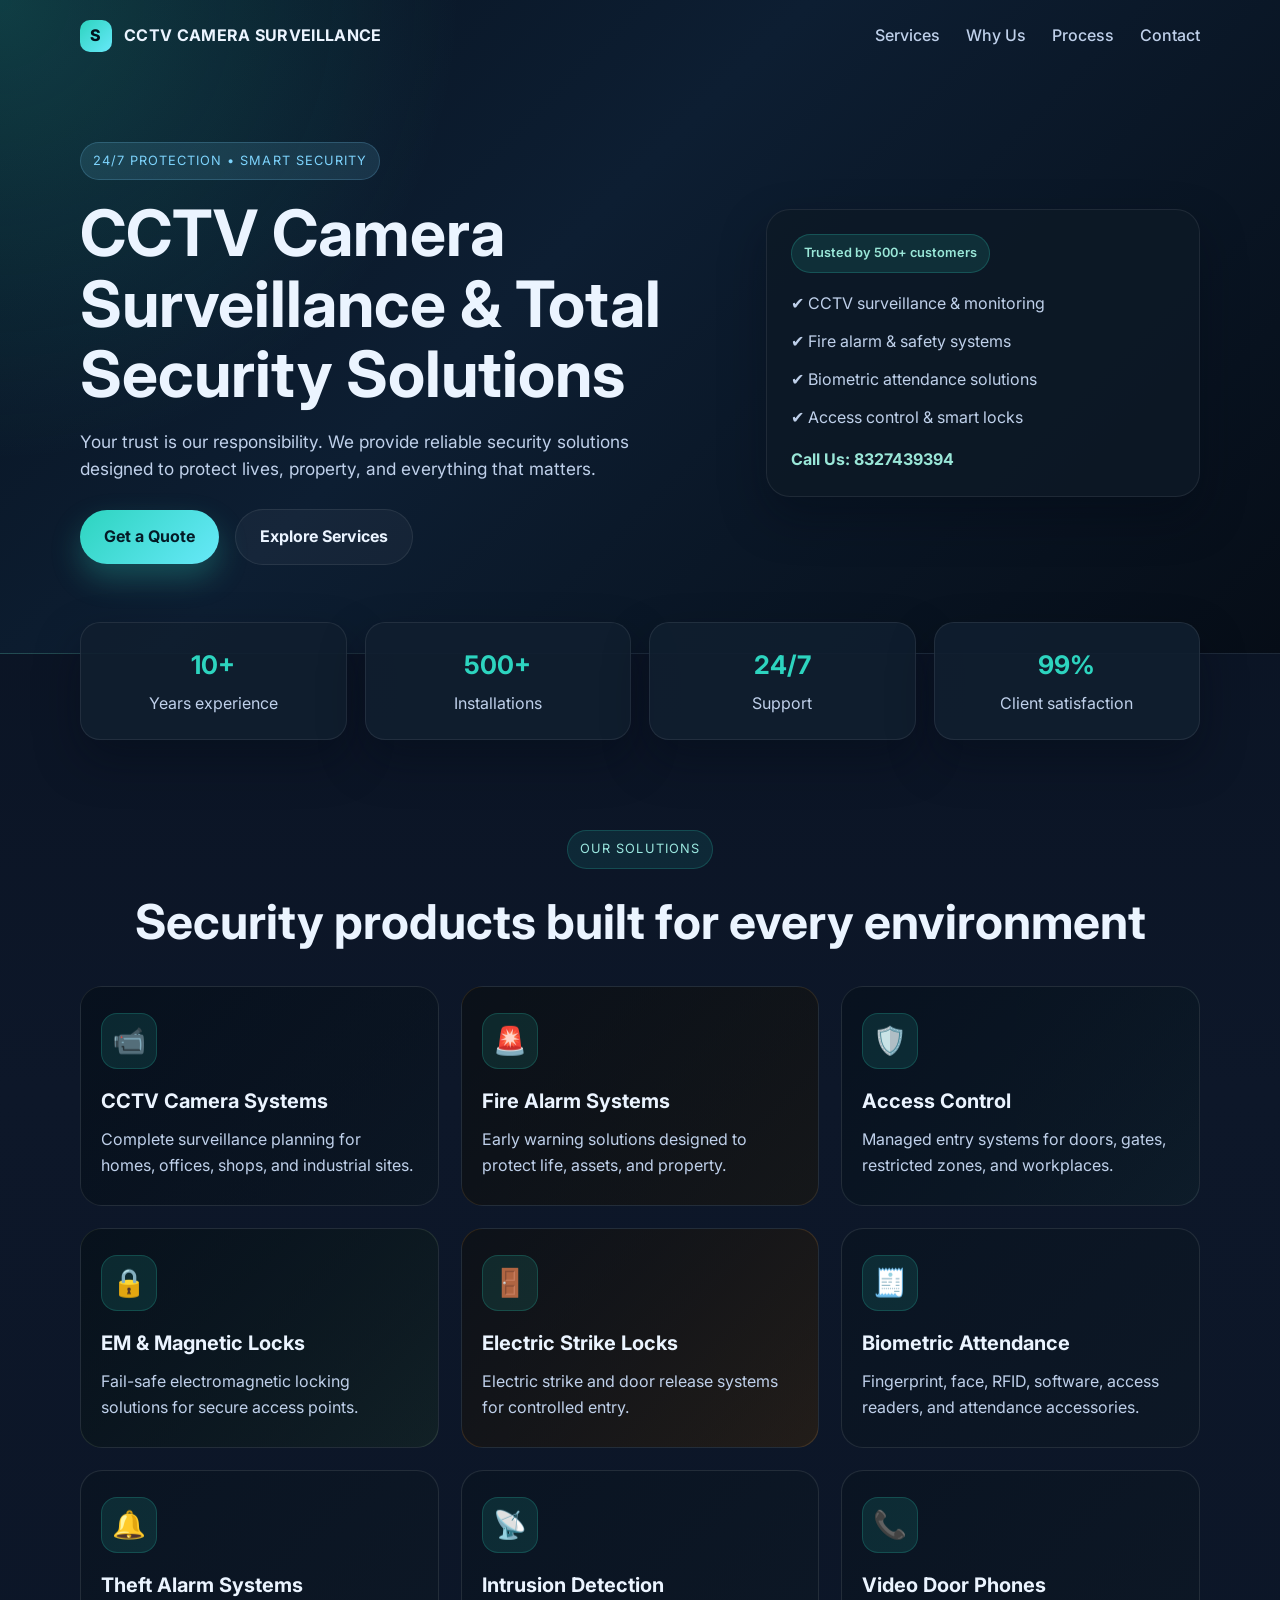
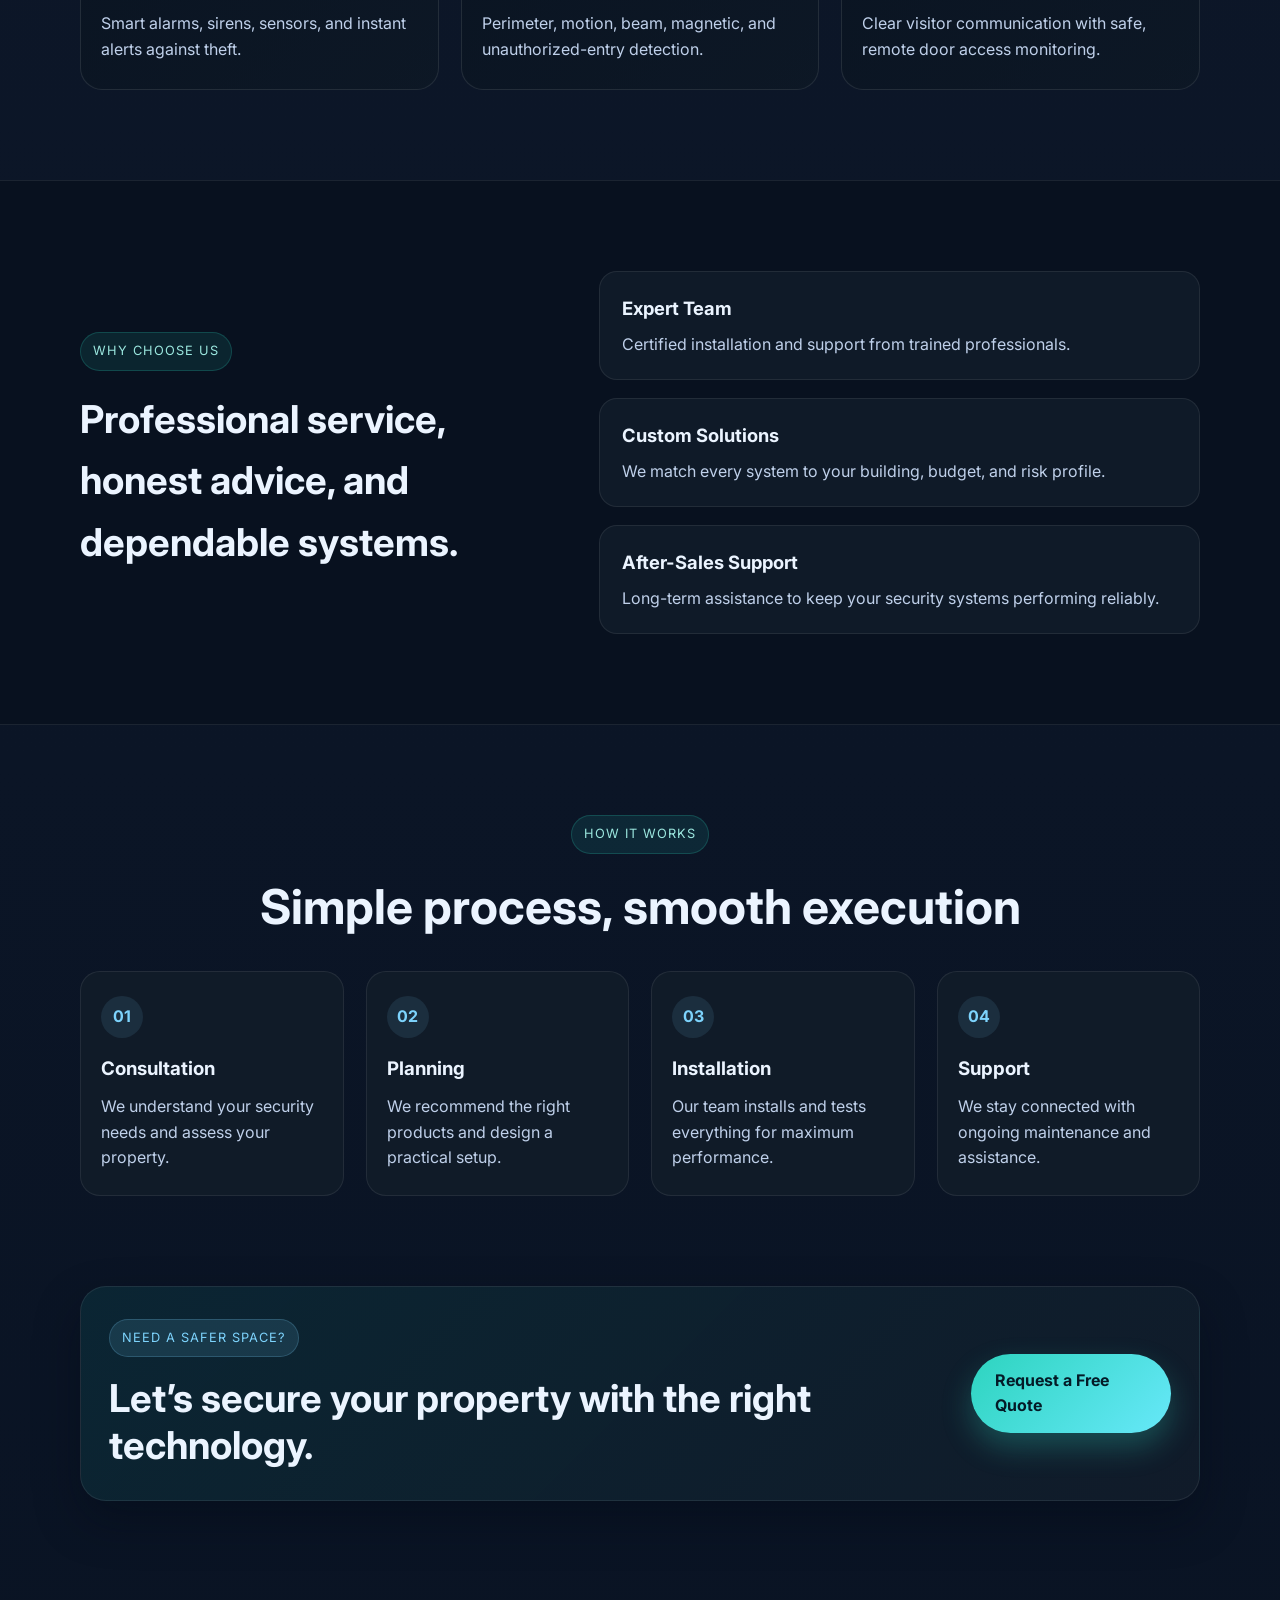
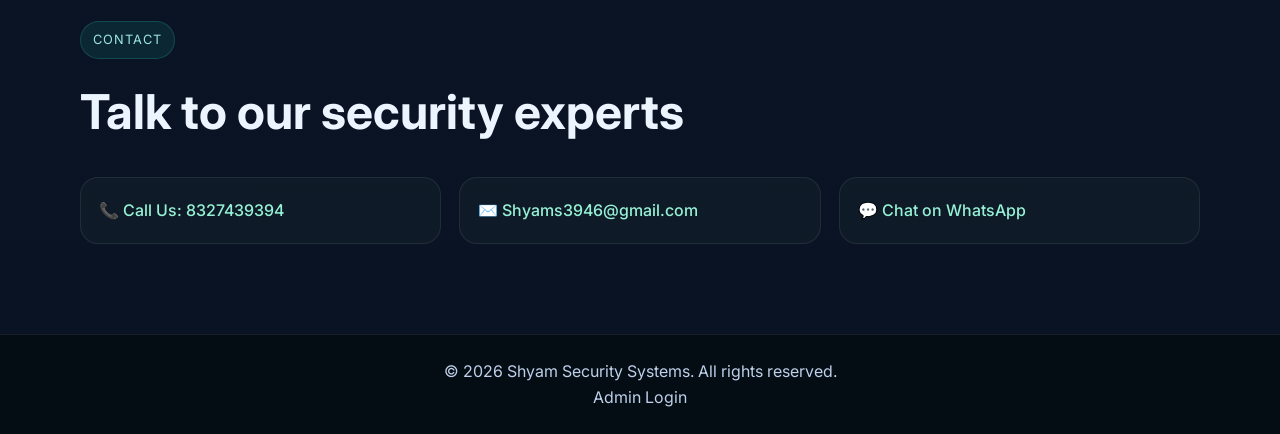
<file: index.html>
<!DOCTYPE html>
<html lang="en">

<head>
    <meta charset="UTF-8">
    <meta name="viewport" content="width=device-width, initial-scale=1.0">
    <meta name="description" content="Shancy Security Systems provides CCTV cameras, fire alarms, access control, biometric attendance, and security solutions. Request a free quote.">
    <link rel="canonical" href="https://shancy1998.github.io/">
    <meta property="og:type" content="website">
    <meta property="og:title" content="CCTV Camera &amp; Security Systems | Shancy Security Systems">
    <meta property="og:description" content="CCTV cameras, fire alarms, access control, biometric attendance, and security solutions. Request a free quote.">
    <meta property="og:url" content="https://shancy1998.github.io/">
    <meta name="twitter:card" content="summary">
    <!-- Google tag (gtag.js) -->
    <script async src="https://www.googletagmanager.com/gtag/js?id=G-6YRMH4L3KP"></script>
    <script>
        window.dataLayer = window.dataLayer || [];
        function gtag() { dataLayer.push(arguments); }
        gtag('js', new Date());
        gtag('config', 'G-6YRMH4L3KP');
    </script>
    <title>Shancy Security Systems</title>
    <link rel="preconnect" href="https://fonts.googleapis.com">
    <link rel="preconnect" href="https://fonts.gstatic.com" crossorigin>
    <link href="https://fonts.googleapis.com/css2?family=Inter:wght@400;500;600;700;800&display=swap" rel="stylesheet">
    <link rel="stylesheet" href="style.css">
</head>

<body>
    <header class="site-header">
        <nav class="topbar container">
            <a href="index.html" class="brand" aria-label="CCTV CAMERA SURVEILLANCE home">
                <span class="brand-mark">S</span>
                <span>CCTV CAMERA SURVEILLANCE</span>
            </a>

            <button class="nav-toggle" aria-label="Open menu" aria-expanded="false">Menu</button>

            <div class="nav-links">
                <a href="#services">Services</a>
                <a href="#why-us">Why Us</a>
                <a href="#process">Process</a>
                <a href="#contact">Contact</a>
            </div>
        </nav>

        <div class="hero container">
            <div class="hero-copy">
                <span class="eyebrow">24/7 Protection • Smart Security</span>
                <h1>CCTV Camera Surveillance &amp; Total Security Solutions</h1>
                <p>Your trust is our responsibility. We provide reliable security solutions designed to protect lives, property, and everything that matters.</p>
                <div class="hero-actions">
                    <a class="cta primary" href="quote.html">Get a Quote</a>
                    <a class="cta secondary" href="#services">Explore Services</a>
                </div>
            </div>

            <div class="hero-panel">
                <div class="panel-badge">Trusted by 500+ customers</div>
                <ul>
                    <li>✔ CCTV surveillance & monitoring</li>
                    <li>✔ Fire alarm & safety systems</li>
                    <li>✔ Biometric attendance solutions</li>
                    <li>✔ Access control & smart locks</li>
                </ul>
                <p class="panel-contact">Call Us: 8327439394</p>
            </div>
        </div>
    </header>

    <main>
        <section class="stats container">
            <div class="stat-card">
                <strong>10+</strong>
                <span>Years experience</span>
            </div>
            <div class="stat-card">
                <strong>500+</strong>
                <span>Installations</span>
            </div>
            <div class="stat-card">
                <strong>24/7</strong>
                <span>Support</span>
            </div>
            <div class="stat-card">
                <strong>99%</strong>
                <span>Client satisfaction</span>
            </div>
        </section>

        <section id="services" class="section container">
            <div class="section-heading">
                <span class="eyebrow accent">Our Solutions</span>
                <h2>Security products built for every environment</h2>
            </div>

            <div class="service-grid">
                <a class="card" data-admin-image="cctv-camera" href="quote.html?service=CCTV%20Camera" style="background-image: linear-gradient(135deg, rgba(6, 14, 24, 0.84), rgba(15, 27, 39, 0.6)), url('https://bgcsmwrqkujkgmujobxn.supabase.co/storage/v1/object/public/Cctv%20camera%20section/cctv%20section.jpg'); background-size: cover; background-position: center; background-repeat: no-repeat;">
                    <div class="card-icon">📹</div>
                    <h3>CCTV Camera Systems</h3>
                    <p>Complete surveillance planning for homes, offices, shops, and industrial sites.</p>
                </a>
                <a class="card" data-admin-image="fire-alarm" href="quote.html?service=Fire%20Alarm" style="background-image: linear-gradient(135deg, rgba(18, 14, 7, 0.82), rgba(38, 27, 11, 0.6)), url('https://bgcsmwrqkujkgmujobxn.supabase.co/storage/v1/object/public/fireAlarmSystem.jpg/fireAlarm%20system.jpg'); background-size: cover; background-position: center; background-repeat: no-repeat;">
                    <div class="card-icon">🚨</div>
                    <h3>Fire Alarm Systems</h3>
                    <p>Early warning solutions designed to protect life, assets, and property.</p>
                </a>
                <a class="card" data-admin-image="access-control" href="quote.html?service=Access%20Control" style="background-image: linear-gradient(135deg, rgba(8, 18, 30, 0.82), rgba(18, 40, 52, 0.6)), url('https://bgcsmwrqkujkgmujobxn.supabase.co/storage/v1/object/public/access%20control.jpg/access%20control.jpg'); background-size: cover; background-position: center; background-repeat: no-repeat;">
                    <div class="card-icon">🛡️</div>
                    <h3>Access Control</h3>
                    <p>Managed entry systems for doors, gates, restricted zones, and workplaces.</p>
                </a>
                <a class="card" data-admin-image="em-locks" href="quote.html?service=EM%20Locks" style="background-image: linear-gradient(135deg, rgba(7, 17, 20, 0.82), rgba(28, 51, 43, 0.6)), url('https://images.unsplash.com/photo-1558008258-3256797b43f3?auto=format&fit=crop&w=900&q=80'); background-size: cover; background-position: center; background-repeat: no-repeat;">
                    <div class="card-icon">🔒</div>
                    <h3>EM &amp; Magnetic Locks</h3>
                    <p>Fail-safe electromagnetic locking solutions for secure access points.</p>
                </a>
                <a class="card" data-admin-image="electric-strike-locks" href="quote.html?service=Strike%20Locks" style="background-image: linear-gradient(135deg, rgba(28, 18, 7, 0.82), rgba(72, 43, 11, 0.6)), url('https://bgcsmwrqkujkgmujobxn.supabase.co/storage/v1/object/public/Eletric%20trickes/Electric%20stricks.jpg?v=2'); background-size: cover; background-position: center; background-repeat: no-repeat;">
                    <div class="card-icon">🚪</div>
                    <h3>Electric Strike Locks</h3>
                    <p>Electric strike and door release systems for controlled entry.</p>
                </a>
                <a class="card" data-admin-image="biometric-attendance" href="quote.html?service=Biometric%20Attendance">
                    <img class="service-image" src="https://images.unsplash.com/photo-1556761175-b413da4baf72?auto=format&fit=crop&w=900&q=80" alt="Biometric attendance system for a workplace" loading="lazy">
                    <div class="card-icon">🧾</div>
                    <h3>Biometric Attendance</h3>
                    <p>Fingerprint, face, RFID, software, access readers, and attendance accessories.</p>
                </a>
                <a class="card" data-admin-image="theft-alarm" href="quote.html?service=Theft%20Alarm">
                    <img class="service-image" src="https://bgcsmwrqkujkgmujobxn.supabase.co/storage/v1/object/public/theft-alarm/alarm1.jpg" alt="Theft alarm security system" loading="lazy" referrerpolicy="no-referrer" onerror="this.onerror=null; this.src='https://images.unsplash.com/photo-1558008258-3256797b43f3?auto=format&amp;fit=crop&amp;w=900&amp;q=80';">
                    <div class="card-icon">🔔</div>
                    <h3>Theft Alarm Systems</h3>
                    <p>Smart alarms, sirens, sensors, and instant alerts against theft.</p>
                </a>
                <a class="card" data-admin-image="intrusion-detection" href="quote.html?service=Intrusion%20Detection">
                    <img class="service-image" src="https://images.unsplash.com/photo-1557597774-9d273605dfa9?auto=format&fit=crop&w=900&q=80" alt="Security camera monitoring a property perimeter" loading="lazy">
                    <div class="card-icon">📡</div>
                    <h3>Intrusion Detection</h3>
                    <p>Perimeter, motion, beam, magnetic, and unauthorized-entry detection.</p>
                </a>
                <a class="card" data-admin-image="video-door-phones" href="quote.html?service=Video%20Door%20Phone">
                    <img class="service-image" src="https://images.unsplash.com/photo-1586953208448-b95a79798f07?auto=format&fit=crop&w=900&q=80" alt="Video door phone visitor security system" loading="lazy">
                    <div class="card-icon">📞</div>
                    <h3>Video Door Phones</h3>
                    <p>Clear visitor communication with safe, remote door access monitoring.</p>
                </a>
            </div>
        </section>

        <section id="why-us" class="section alt-section">
            <div class="container split-block">
                <div>
                    <span class="eyebrow accent">Why Choose Us</span>
                    <h2>Professional service, honest advice, and dependable systems.</h2>
                </div>
                <div class="feature-list">
                    <div class="feature-item">
                        <h3>Expert Team</h3>
                        <p>Certified installation and support from trained professionals.</p>
                    </div>
                    <div class="feature-item">
                        <h3>Custom Solutions</h3>
                        <p>We match every system to your building, budget, and risk profile.</p>
                    </div>
                    <div class="feature-item">
                        <h3>After-Sales Support</h3>
                        <p>Long-term assistance to keep your security systems performing reliably.</p>
                    </div>
                </div>
            </div>
        </section>

        <section id="process" class="section container">
            <div class="section-heading">
                <span class="eyebrow accent">How It Works</span>
                <h2>Simple process, smooth execution</h2>
            </div>

            <div class="process-grid">
                <div class="process-card">
                    <span>01</span>
                    <h3>Consultation</h3>
                    <p>We understand your security needs and assess your property.</p>
                </div>
                <div class="process-card">
                    <span>02</span>
                    <h3>Planning</h3>
                    <p>We recommend the right products and design a practical setup.</p>
                </div>
                <div class="process-card">
                    <span>03</span>
                    <h3>Installation</h3>
                    <p>Our team installs and tests everything for maximum performance.</p>
                </div>
                <div class="process-card">
                    <span>04</span>
                    <h3>Support</h3>
                    <p>We stay connected with ongoing maintenance and assistance.</p>
                </div>
            </div>
        </section>

        <section class="cta-band">
            <div class="container cta-band-inner">
                <div>
                    <span class="eyebrow">Need a safer space?</span>
                    <h2>Let’s secure your property with the right technology.</h2>
                </div>
                <a class="cta primary" href="quote.html">Request a Free Quote</a>
            </div>
        </section>

        <section id="contact" class="section container contact-wrap">
            <div class="section-heading left-align">
                <span class="eyebrow accent">Contact</span>
                <h2>Talk to our security experts</h2>
            </div>

            <div class="contact-box">
                <div class="contact-item">📞 <a href="tel:+918327439394">Call Us: 8327439394</a></div>
                <div class="contact-item">✉️ <a href="mailto:Shyams3946@gmail.com">Shyams3946@gmail.com</a></div>
                <div class="contact-item">💬 <a href="https://wa.me/918327439394" target="_blank" rel="noopener noreferrer">Chat on WhatsApp</a></div>
            </div>
        </section>
    </main>

    <footer>
        <div class="container footer-inner">
            <p>© <span id="year"></span> Shyam Security Systems. All rights reserved.</p>
            <a href="admin.html">Admin Login</a>
        </div>
    </footer>

    <script src="script.js?v=managed-images-20261008"></script>
</body>

</html>
</file>
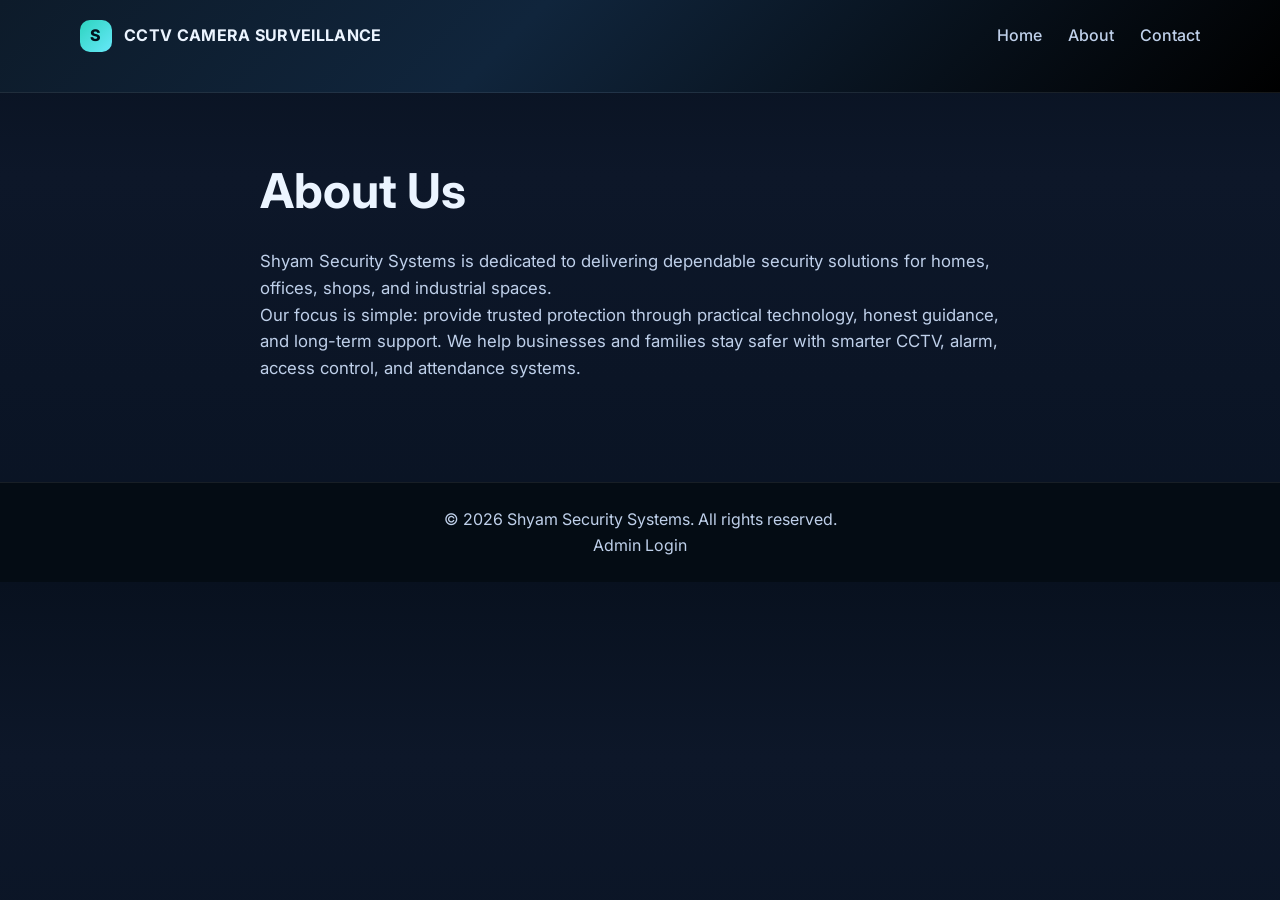
<file: about.html>
<!DOCTYPE html>
<html lang="en">

<head>
    <meta charset="UTF-8">
    <meta name="viewport" content="width=device-width, initial-scale=1.0">
    <meta name="description" content="Learn about Shancy Security Systems and our CCTV, fire safety, access control, and security installation services.">
    <link rel="canonical" href="https://shancy1998.github.io/about.html">
    <!-- Google tag (gtag.js) -->
    <script async src="https://www.googletagmanager.com/gtag/js?id=G-6YRMH4L3KP"></script>
    <script>
        window.dataLayer = window.dataLayer || [];
        function gtag() { dataLayer.push(arguments); }
        gtag('js', new Date());
        gtag('config', 'G-6YRMH4L3KP');
    </script>
    <title>About - Shancy Security Systems</title>
    <link rel="preconnect" href="https://fonts.googleapis.com">
    <link rel="preconnect" href="https://fonts.gstatic.com" crossorigin>
    <link href="https://fonts.googleapis.com/css2?family=Inter:wght@400;500;600;700;800&display=swap" rel="stylesheet">
    <link rel="stylesheet" href="style.css">
</head>

<body>
    <header class="page-header site-header">
        <nav class="topbar container">
            <a href="index.html" class="brand" aria-label="CCTV CAMERA SURVEILLANCE home">
                <span class="brand-mark">S</span>
                <span>CCTV CAMERA SURVEILLANCE</span>
            </a>
            <button class="nav-toggle" aria-label="Open menu" aria-expanded="false">Menu</button>
            <div class="nav-links">
                <a href="index.html">Home</a>
                <a href="about.html">About</a>
                <a href="contact.html">Contact</a>
            </div>
        </nav>
    </header>

    <main class="page-content">
        <h1>About Us</h1>
        <p>Shyam Security Systems is dedicated to delivering dependable security solutions for homes, offices, shops, and industrial spaces.</p>
        <p>Our focus is simple: provide trusted protection through practical technology, honest guidance, and long-term support. We help businesses and families stay safer with smarter CCTV, alarm, access control, and attendance systems.</p>
    </main>

    <footer>
        <div class="container footer-inner">
            <p>© <span id="year"></span> Shyam Security Systems. All rights reserved.</p>
            <a href="admin.html">Admin Login</a>
        </div>
    </footer>

    <script src="script.js"></script>
</body>

</html>
</file>
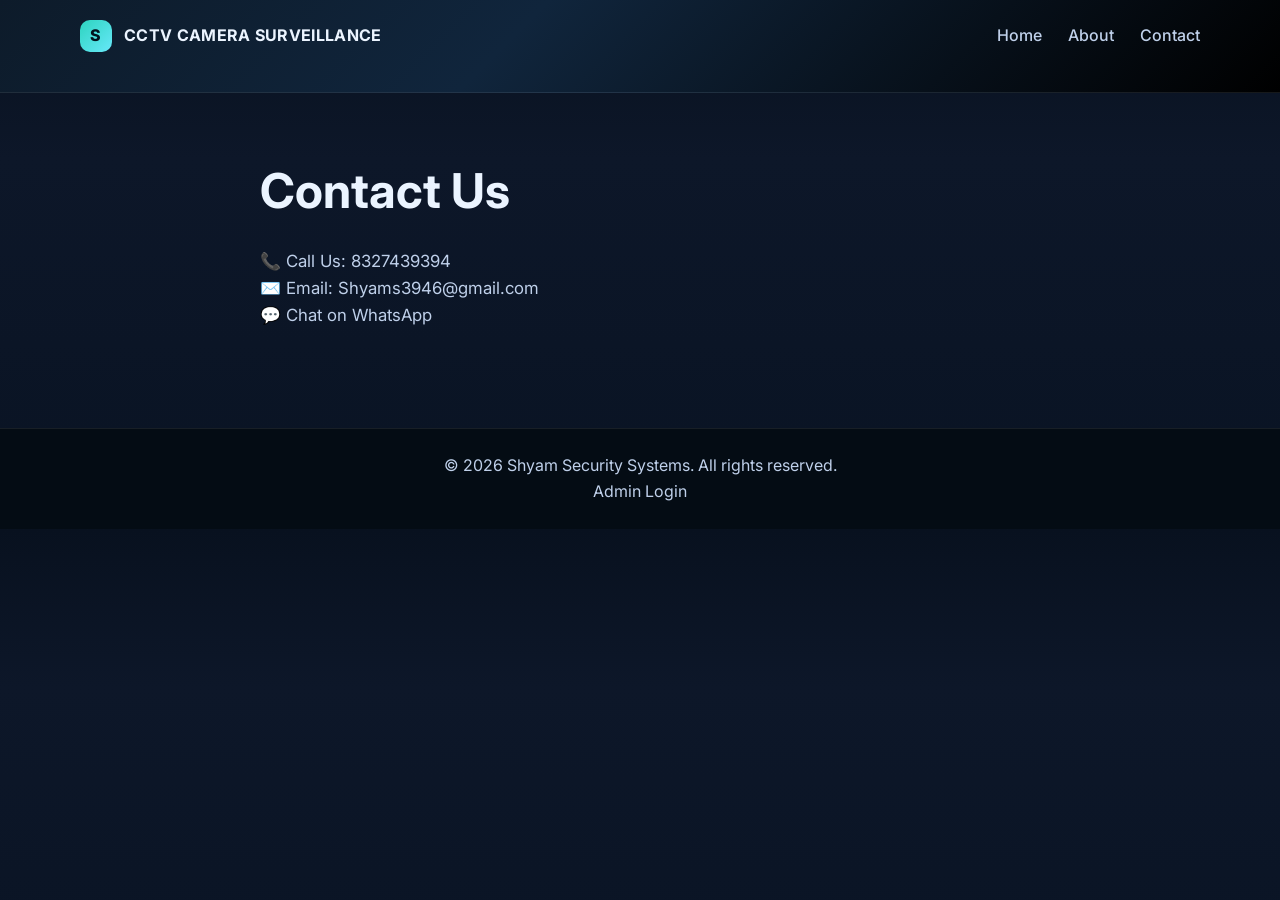
<file: contact.html>
<!DOCTYPE html>
<html lang="en">

<head>
    <meta charset="UTF-8">
    <meta name="viewport" content="width=device-width, initial-scale=1.0">
    <meta name="description" content="Contact Shancy Security Systems for CCTV cameras, alarms, access control, and security system consultations.">
    <link rel="canonical" href="https://shancy1998.github.io/contact.html">
    <!-- Google tag (gtag.js) -->
    <script async src="https://www.googletagmanager.com/gtag/js?id=G-6YRMH4L3KP"></script>
    <script>
        window.dataLayer = window.dataLayer || [];
        function gtag() { dataLayer.push(arguments); }
        gtag('js', new Date());
        gtag('config', 'G-6YRMH4L3KP');
    </script>
    <title>Contact - Shancy Security Systems</title>
    <link rel="preconnect" href="https://fonts.googleapis.com">
    <link rel="preconnect" href="https://fonts.gstatic.com" crossorigin>
    <link href="https://fonts.googleapis.com/css2?family=Inter:wght@400;500;600;700;800&display=swap" rel="stylesheet">
    <link rel="stylesheet" href="style.css">
</head>

<body>
    <header class="page-header site-header">
        <nav class="topbar container">
            <a href="index.html" class="brand" aria-label="CCTV CAMERA SURVEILLANCE home">
                <span class="brand-mark">S</span>
                <span>CCTV CAMERA SURVEILLANCE</span>
            </a>
            <button class="nav-toggle" aria-label="Open menu" aria-expanded="false">Menu</button>
            <div class="nav-links">
                <a href="index.html">Home</a>
                <a href="about.html">About</a>
                <a href="contact.html">Contact</a>
            </div>
        </nav>
    </header>

    <main class="page-content">
        <h1>Contact Us</h1>
        <p>📞 Call Us: <a href="tel:+918327439394">8327439394</a></p>
        <p>✉️ Email: <a href="mailto:Shyams3946@gmail.com">Shyams3946@gmail.com</a></p>
        <p>💬 <a href="https://wa.me/918327439394" target="_blank" rel="noopener noreferrer">Chat on WhatsApp</a></p>
    </main>

    <footer>
        <div class="container footer-inner">
            <p>© <span id="year"></span> Shyam Security Systems. All rights reserved.</p>
            <a href="admin.html">Admin Login</a>
        </div>
    </footer>

    <script src="script.js"></script>
</body>

</html>
</file>
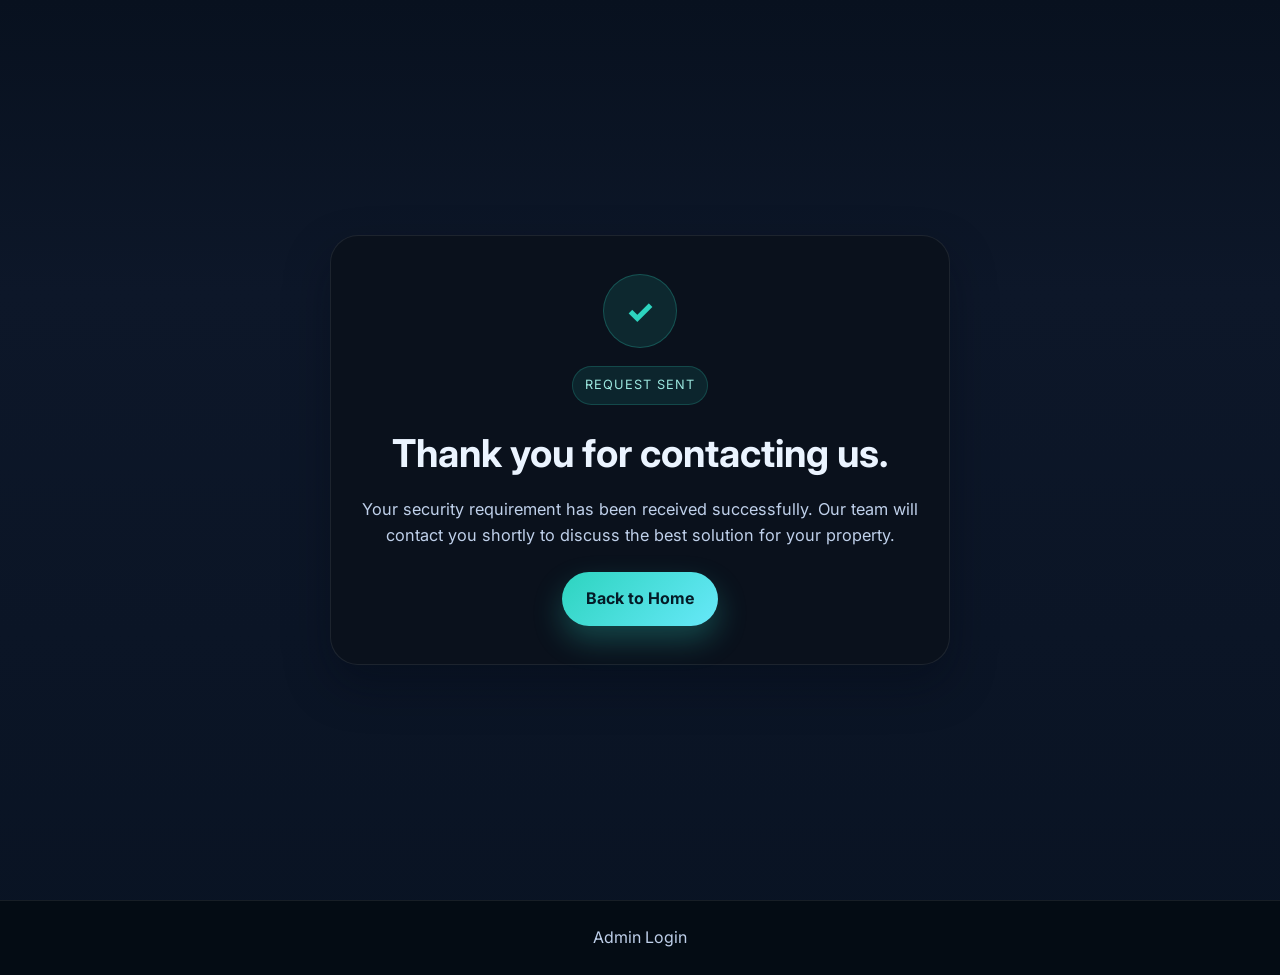
<file: quote-success.html>
<!DOCTYPE html>
<html lang="en">

<head>
    <meta charset="UTF-8">
    <meta name="viewport" content="width=device-width, initial-scale=1.0">
    <meta name="robots" content="noindex, nofollow">
    <!-- Google tag (gtag.js) -->
    <script async src="https://www.googletagmanager.com/gtag/js?id=G-6YRMH4L3KP"></script>
    <script>
        window.dataLayer = window.dataLayer || [];
        function gtag() { dataLayer.push(arguments); }
        gtag('js', new Date());
        gtag('config', 'G-6YRMH4L3KP');
    </script>
    <title>Quote Submitted | Shancy Security Systems</title>
    <link rel="preconnect" href="https://fonts.googleapis.com">
    <link rel="preconnect" href="https://fonts.gstatic.com" crossorigin>
    <link href="https://fonts.googleapis.com/css2?family=Inter:wght@400;500;600;700;800&display=swap" rel="stylesheet">
    <link rel="stylesheet" href="style.css">
</head>

<body class="success-body">
    <main class="success-wrap">
        <div class="success-box">
            <div class="success-icon">✓</div>
            <span class="eyebrow accent">Request Sent</span>
            <h1>Thank you for contacting us.</h1>
            <p>Your security requirement has been received successfully. Our team will contact you shortly to discuss the best solution for your property.</p>
            <a class="cta primary" href="index.html">Back to Home</a>
        </div>
    </main>

    <footer>
        <div class="container footer-inner">
            <a href="admin.html">Admin Login</a>
        </div>
    </footer>

    <script src="script.js"></script>
</body>

</html>
</file>
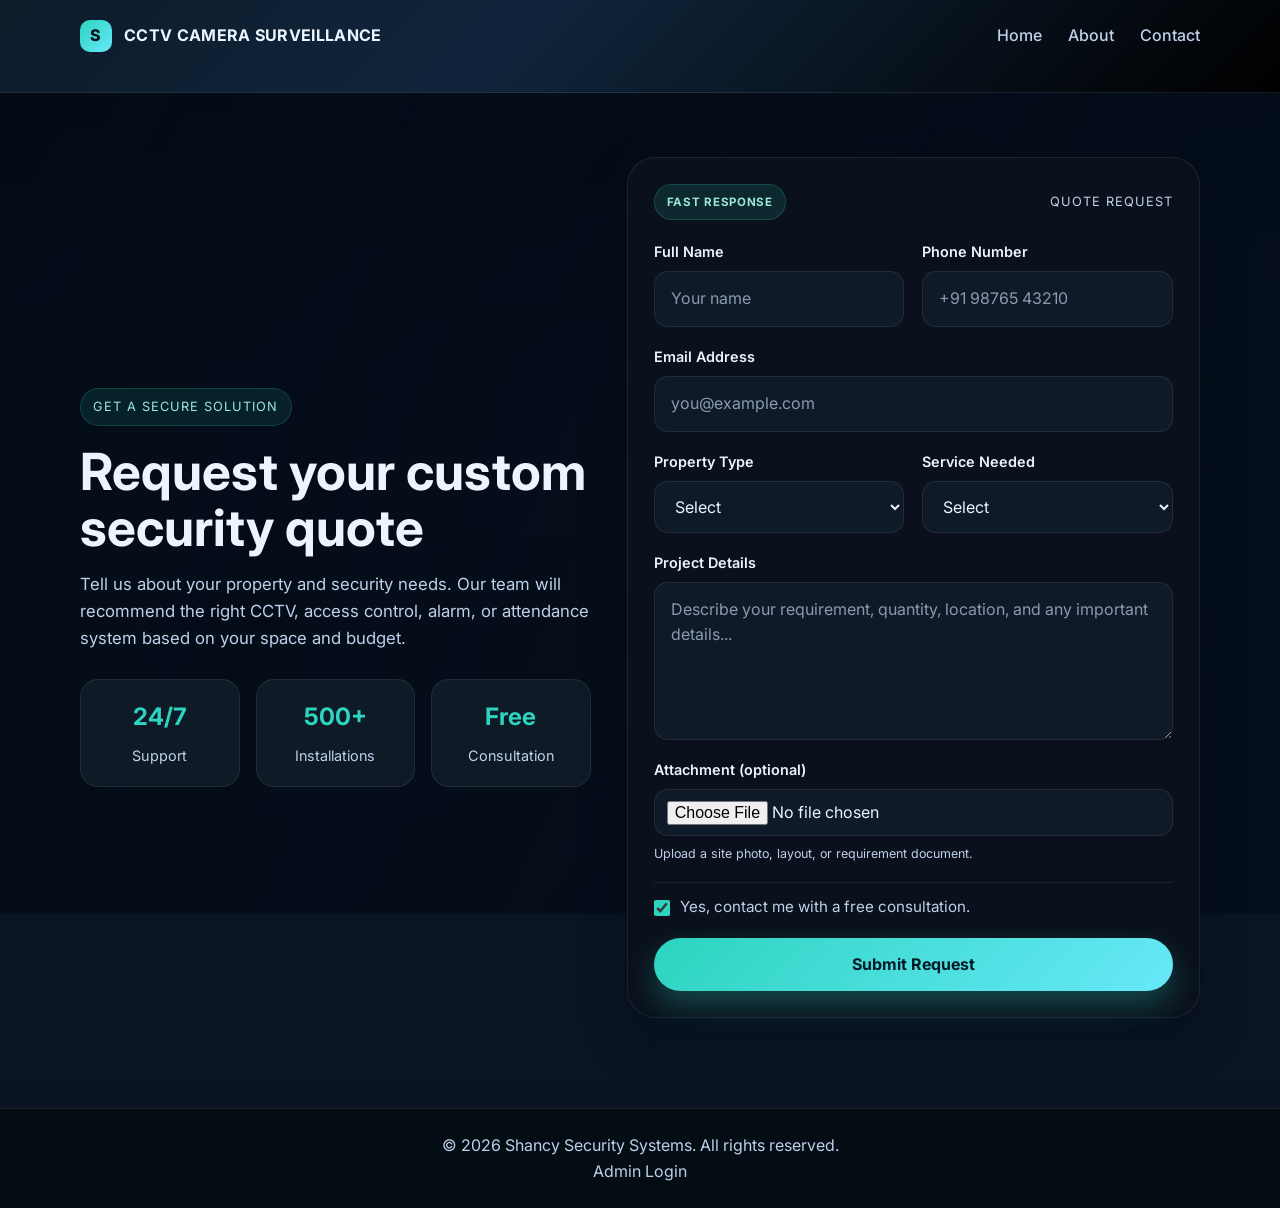
<file: quote.html>
<!DOCTYPE html>
<html lang="en">

<head>
    <meta charset="UTF-8">
    <meta name="viewport" content="width=device-width, initial-scale=1.0">
    <meta name="description" content="Request a free security quote for CCTV, fire alarms, access control, biometric attendance, and other security systems.">
    <link rel="canonical" href="https://shancy1998.github.io/quote.html">
    <!-- Google tag (gtag.js) -->
    <script async src="https://www.googletagmanager.com/gtag/js?id=G-6YRMH4L3KP"></script>
    <script>
        window.dataLayer = window.dataLayer || [];
        function gtag() { dataLayer.push(arguments); }
        gtag('js', new Date());
        gtag('config', 'G-6YRMH4L3KP');
    </script>
    <title>Request a Quote | Shancy Security Systems</title>
    <link rel="preconnect" href="https://fonts.googleapis.com">
    <link rel="preconnect" href="https://fonts.gstatic.com" crossorigin>
    <link href="https://fonts.googleapis.com/css2?family=Inter:wght@400;500;600;700;800&display=swap" rel="stylesheet">
    <link rel="stylesheet" href="style.css">
</head>

<body class="quote-body">
    <header class="page-header site-header">
        <nav class="topbar container">
            <a href="index.html" class="brand" aria-label="CCTV CAMERA SURVEILLANCE home">
                <span class="brand-mark">S</span>
                <span>CCTV CAMERA SURVEILLANCE</span>
            </a>

            <button class="nav-toggle" aria-label="Open menu" aria-expanded="false">Menu</button>

            <div class="nav-links">
                <a href="index.html">Home</a>
                <a href="about.html">About</a>
                <a href="contact.html">Contact</a>
            </div>
        </nav>
    </header>

    <main class="quote-page container">
        <section class="quote-shell">
            <div class="quote-copy">
                <span class="eyebrow accent">Get a Secure Solution</span>
                <h1>Request your custom security quote</h1>
                <p class="quote-intro">Tell us about your property and security needs. Our team will recommend the right CCTV, access control, alarm, or attendance system based on your space and budget.</p>

                <div class="quote-benefits">
                    <div>
                        <strong>24/7</strong>
                        <span>Support</span>
                    </div>
                    <div>
                        <strong>500+</strong>
                        <span>Installations</span>
                    </div>
                    <div>
                        <strong>Free</strong>
                        <span>Consultation</span>
                    </div>
                </div>
            </div>

            <div class="quote-card">
                <div class="card-topline">
                    <span class="status-badge">Fast Response</span>
                    <span class="mini-label">Quote Request</span>
                </div>

                <form action="https://formsubmit.co/Shyams3946@gmail.com" method="POST" enctype="multipart/form-data" class="quote-form">
                    <input type="hidden" name="_subject" value="New CCTV Quote Request">
                    <input type="hidden" name="_next" value="https://shancy1998.github.io/quote-success.html">
                    <input type="text" name="_honey" tabindex="-1" autocomplete="off" aria-hidden="true" style="display:none">
                    <div class="form-grid">
                        <label class="field">
                            <span>Full Name</span>
                            <input type="text" name="name" placeholder="Your name" required>
                        </label>

                        <label class="field">
                            <span>Phone Number</span>
                            <input type="tel" name="phone" placeholder="+91 98765 43210" required>
                        </label>

                        <label class="field full-width">
                            <span>Email Address</span>
                            <input type="email" name="email" placeholder="you@example.com" required>
                        </label>

                        <label class="field">
                            <span>Property Type</span>
                            <select name="property" required>
                                <option value="">Select</option>
                                <option>Home</option>
                                <option>Office</option>
                                <option>Shop</option>
                                <option>Factory</option>
                                <option>Apartment</option>
                                <option>Other</option>
                            </select>
                        </label>

                        <label class="field">
                            <span>Service Needed</span>
                            <select name="service" required>
                                <option value="">Select</option>
                                <option>CCTV Camera</option>
                                <option>Fire Alarm</option>
                                <option>Access Control</option>
                                <option>Biometric Attendance</option>
                                <option>EM Locks</option>
                                <option>Strike Locks</option>
                                <option>Theft Alarm</option>
                                <option>Intrusion Detection</option>
                                <option>Burglar Alarm</option>
                                <option>Video Door Phone</option>
                            </select>
                        </label>

                        <label class="field full-width">
                            <span>Project Details</span>
                            <textarea name="message" rows="5" placeholder="Describe your requirement, quantity, location, and any important details..." required></textarea>
                        </label>

                        <label class="field full-width">
                            <span>Attachment (optional)</span>
                            <input type="file" name="attachment" accept="image/*,.pdf,.doc,.docx">
                            <small>Upload a site photo, layout, or requirement document.</small>
                        </label>
                    </div>

                    <div class="check-row">
                        <label>
                            <input type="checkbox" name="callback" checked>
                            <span>Yes, contact me with a free consultation.</span>
                        </label>
                    </div>

                    <button type="submit" class="cta primary quote-submit">Submit Request</button>
                </form>
            </div>
        </section>
    </main>

    <footer>
        <div class="container footer-inner">
            <p>© <span id="year"></span> Shancy Security Systems. All rights reserved.</p>
            <a href="admin.html">Admin Login</a>
        </div>
    </footer>

    <script src="script.js?v=4d13ab4"></script>
</body>

</html>
</file>
<file: style.css>
:root {
    --bg: #08111f;
    --bg-soft: #101d31;
    --panel: rgba(19, 33, 52, 0.9);
    --panel-strong: #13233d;
    --primary: #2dd4bf;
    --primary-dark: #14b8a6;
    --accent: #7dd3fc;
    --text: #ebf4ff;
    --muted: #bfd0ea;
    --line: rgba(255, 255, 255, 0.08);
    --shadow: 0 20px 45px rgba(4, 10, 20, 0.35);
}

* {
    box-sizing: border-box;
    margin: 0;
    padding: 0;
}

html {
    scroll-behavior: smooth;
}

body {
    font-family: 'Inter', sans-serif;
    background: linear-gradient(180deg, #08111f 0%, #0d1729 30%, #091323 100%);
    color: var(--text);
    line-height: 1.6;
}

a {
    color: inherit;
    text-decoration: none;
}

img {
    max-width: 100%;
    display: block;
}

button {
    font: inherit;
}

.container {
    width: min(1120px, calc(100% - 32px));
    margin: 0 auto;
}

.site-header {
    background: radial-gradient(circle at top left, rgba(45, 212, 191, 0.22), transparent 32%), linear-gradient(135deg, #071321 0%, #0d1e32 42%, #060d17 100%);
    border-bottom: 1px solid var(--line);
}

.topbar {
    display: flex;
    align-items: center;
    justify-content: space-between;
    gap: 20px;
    padding: 20px 0;
    position: relative;
    z-index: 10;
}

.brand {
    display: inline-flex;
    align-items: center;
    gap: 12px;
    font-weight: 700;
    letter-spacing: 0.02em;
}

.brand-mark {
    width: 32px;
    height: 32px;
    display: grid;
    place-items: center;
    border-radius: 10px;
    background: linear-gradient(135deg, var(--primary), #67e8f9);
    color: #02131d;
    font-weight: 800;
}

.nav-links {
    display: flex;
    align-items: center;
    gap: 26px;
}

.nav-links a {
    color: var(--muted);
    font-weight: 500;
    transition: color 0.2s ease;
}

.nav-links a:hover,
.nav-links a:focus-visible {
    color: var(--text);
}

.nav-toggle {
    display: none;
    background: rgba(255, 255, 255, 0.05);
    color: var(--text);
    border: 1px solid var(--line);
    border-radius: 10px;
    padding: 10px 14px;
    cursor: pointer;
}

.hero {
    display: grid;
    grid-template-columns: 1.2fr 0.8fr;
    align-items: center;
    gap: 36px;
    padding: 70px 0 88px;
}

.eyebrow {
    display: inline-block;
    background: rgba(125, 211, 252, 0.12);
    border: 1px solid rgba(125, 211, 252, 0.2);
    color: var(--accent);
    font-size: 0.8rem;
    letter-spacing: 0.08em;
    text-transform: uppercase;
    padding: 8px 12px;
    border-radius: 999px;
    margin-bottom: 18px;
}

.eyebrow.accent {
    color: #9be7df;
    background: rgba(45, 212, 191, 0.1);
    border-color: rgba(45, 212, 191, 0.2);
}

.hero-copy h1 {
    font-size: clamp(2.6rem, 5vw, 4.6rem);
    line-height: 1.1;
    max-width: 650px;
    margin-bottom: 18px;
}

.hero-copy p {
    color: var(--muted);
    font-size: 1.08rem;
    max-width: 620px;
    margin-bottom: 26px;
}

.hero-actions {
    display: flex;
    align-items: center;
    gap: 16px;
    flex-wrap: wrap;
}

.cta {
    display: inline-flex;
    align-items: center;
    justify-content: center;
    padding: 14px 24px;
    border-radius: 999px;
    font-weight: 700;
    transition: transform 0.2s ease, box-shadow 0.2s ease;
}

.cta:hover {
    transform: translateY(-2px);
}

.cta.primary {
    background: linear-gradient(135deg, var(--primary) 0%, #67e8f9 100%);
    color: #041b27;
    box-shadow: 0 14px 30px rgba(45, 212, 191, 0.28);
}

.cta.secondary {
    background: rgba(255, 255, 255, 0.04);
    border: 1px solid var(--line);
    color: var(--text);
}

.hero-panel {
    background: rgba(14, 25, 38, 0.85);
    border: 1px solid var(--line);
    border-radius: 24px;
    padding: 24px;
    box-shadow: var(--shadow);
}

.panel-badge {
    display: inline-flex;
    margin-bottom: 18px;
    padding: 8px 12px;
    border-radius: 999px;
    background: rgba(45, 212, 191, 0.12);
    border: 1px solid rgba(45, 212, 191, 0.22);
    color: #9ae7d8;
    font-weight: 600;
    font-size: 0.8rem;
}

.hero-panel ul {
    list-style: none;
    display: grid;
    gap: 14px;
    color: var(--muted);
}

.hero-panel li {
    display: flex;
    align-items: center;
    gap: 8px;
    line-height: 1.5;
}

.panel-contact {
    margin-top: 18px;
    color: #9ae7d8;
    font-weight: 700;
}

.section {
    padding: 90px 0;
}

.section-heading {
    text-align: center;
    margin-bottom: 36px;
}

.section-heading h2 {
    font-size: clamp(2rem, 4vw, 3rem);
    line-height: 1.2;
    margin-top: 6px;
}

.left-align {
    text-align: left;
}

.stats {
    display: grid;
    grid-template-columns: repeat(4, minmax(0, 1fr));
    gap: 18px;
    margin-top: -32px;
    position: relative;
    z-index: 2;
}

.stat-card {
    background: rgba(16, 30, 47, 0.9);
    border: 1px solid var(--line);
    border-radius: 20px;
    padding: 22px 18px;
    text-align: center;
    box-shadow: var(--shadow);
}

.stat-card strong {
    display: block;
    font-size: clamp(1.5rem, 2vw, 2.4rem);
    color: var(--primary);
    margin-bottom: 6px;
}

.stat-card span {
    color: var(--muted);
}

.service-grid {
    display: grid;
    grid-template-columns: repeat(3, minmax(0, 1fr));
    gap: 22px;
}

.card {
    position: relative;
    display: block;
    min-height: 220px;
    background: rgba(17, 28, 42, 0.9);
    background-size: cover;
    background-position: center;
    background-repeat: no-repeat;
    border: 1px solid var(--line);
    border-radius: 22px;
    padding: 26px 20px;
    overflow: hidden;
    transition: transform 0.2s ease, border-color 0.2s ease;
}

.card::before {
    content: "";
    position: absolute;
    inset: 0;
    background: linear-gradient(135deg, rgba(7, 17, 31, 0.7), rgba(7, 17, 31, 0.35));
    border-radius: inherit;
    z-index: 0;
}

.card:hover {
    transform: translateY(-4px);
    border-color: rgba(45, 212, 191, 0.4);
}

.card > * {
    position: relative;
    z-index: 1;
}

.service-image {
    display: none;
}

.card-icon {
    width: 56px;
    height: 56px;
    background: rgba(45, 212, 191, 0.12);
    border: 1px solid rgba(45, 212, 191, 0.2);
    border-radius: 16px;
    display: grid;
    place-items: center;
    font-size: 1.7rem;
    margin-bottom: 16px;
}

.card h3 {
    margin-bottom: 10px;
    font-size: 1.25rem;
}

.card p {
    color: var(--muted);
}

.alt-section {
    background: rgba(8, 17, 31, 0.9);
    border-top: 1px solid var(--line);
    border-bottom: 1px solid var(--line);
}

.split-block {
    display: grid;
    grid-template-columns: 0.9fr 1.1fr;
    gap: 28px;
    align-items: center;
}

.split-block h2 {
    font-size: clamp(2rem, 3vw, 3rem);
}

.feature-list {
    display: grid;
    gap: 18px;
}

.feature-item {
    background: rgba(17, 28, 42, 0.9);
    border: 1px solid var(--line);
    border-radius: 18px;
    padding: 22px;
}

.feature-item h3 {
    margin-bottom: 8px;
    font-size: 1.15rem;
}

.feature-item p {
    color: var(--muted);
}

.process-grid {
    display: grid;
    grid-template-columns: repeat(4, minmax(0, 1fr));
    gap: 22px;
}

.process-card {
    background: rgba(17, 28, 42, 0.9);
    border: 1px solid var(--line);
    border-radius: 20px;
    padding: 24px 20px;
}

.process-card span {
    display: inline-flex;
    width: 42px;
    height: 42px;
    border-radius: 50%;
    background: rgba(125, 211, 252, 0.1);
    color: var(--accent);
    align-items: center;
    justify-content: center;
    font-weight: 700;
    margin-bottom: 16px;
}

.process-card h3 {
    margin-bottom: 10px;
}

.process-card p {
    color: var(--muted);
}

.cta-band {
    padding: 0 0 90px;
}

.cta-band-inner {
    background: linear-gradient(135deg, rgba(11, 38, 52, 0.95), rgba(17, 28, 42, 0.96));
    border: 1px solid var(--line);
    border-radius: 26px;
    padding: 32px 28px;
    display: flex;
    align-items: center;
    justify-content: space-between;
    gap: 18px;
    box-shadow: var(--shadow);
}

.cta-band-inner h2 {
    font-size: clamp(1.8rem, 3vw, 2.6rem);
    line-height: 1.2;
}

.contact-wrap {
    padding-top: 30px;
}

.contact-box {
    display: grid;
    grid-template-columns: repeat(3, minmax(0, 1fr));
    gap: 18px;
    margin-top: 28px;
}

.contact-item {
    background: rgba(17, 28, 42, 0.9);
    border: 1px solid var(--line);
    border-radius: 18px;
    padding: 20px 18px;
    font-weight: 500;
    color: var(--text);
}

.contact-item a {
    color: #96f2d5;
}

.quote-body,
.success-body {
    background: linear-gradient(180deg, #08111f 0%, #0d1729 30%, #091323 100%);
}

.quote-body {
    position: relative;
    isolation: isolate;
}

.quote-body::before {
    content: '';
    position: fixed;
    inset: 0;
    z-index: -1;
    background: linear-gradient(115deg, rgba(4, 11, 20, 0.88), rgba(4, 11, 20, 0.58)), url('https://images.unsplash.com/photo-1557597774-9d273605dfa9?auto=format&fit=crop&w=1800&q=80') center / cover;
    filter: saturate(1.15) blur(1px);
    transform: scale(1.03);
}

.quote-body[class*='quote-category-']::before {
    background-image: linear-gradient(115deg, rgba(4, 11, 20, 0.86), rgba(4, 11, 20, 0.56)), url('https://images.unsplash.com/photo-1557597774-9d273605dfa9?auto=format&fit=crop&w=1800&q=80');
}

.quote-body.quote-category-fire-alarm::before {
    background-image: linear-gradient(115deg, rgba(45, 8, 4, 0.82), rgba(49, 25, 5, 0.52)), url('https://images.unsplash.com/photo-1517089596392-fb9a9033e05f?auto=format&fit=crop&w=1800&q=80');
}

.quote-body.quote-category-em-locks::before {
    background-image: linear-gradient(115deg, rgba(4, 20, 30, 0.86), rgba(10, 46, 57, 0.5)), url('https://images.unsplash.com/photo-1558008258-3256797b43f3?auto=format&fit=crop&w=1800&q=80');
}

.quote-body.quote-category-strike-locks::before {
    background-image: linear-gradient(115deg, rgba(24, 17, 5, 0.84), rgba(76, 49, 11, 0.5)), url('https://images.unsplash.com/photo-1556742049-0cfed4f6a45d?auto=format&fit=crop&w=1800&q=80');
}

.quote-body.quote-category-biometric-attendance::before {
    background-image: linear-gradient(115deg, rgba(13, 10, 34, 0.84), rgba(29, 19, 58, 0.52)), url('https://images.unsplash.com/photo-1556761175-b413da4baf72?auto=format&fit=crop&w=1800&q=80');
}

.quote-body.quote-category-access-control::before {
    background-image: linear-gradient(115deg, rgba(5, 22, 22, 0.84), rgba(9, 58, 53, 0.5)), url('https://images.unsplash.com/photo-1563013544-824ae1b704d3?auto=format&fit=crop&w=1800&q=80');
}

.quote-body.quote-category-burglar-alarm::before {
    background-image: linear-gradient(115deg, rgba(34, 7, 25, 0.84), rgba(61, 14, 26, 0.5)), url('https://images.unsplash.com/photo-1558008258-3256797b43f3?auto=format&fit=crop&w=1800&q=80');
}

.quote-body.quote-category-theft-alarm::before {
    background-image: linear-gradient(115deg, rgba(42, 9, 6, 0.84), rgba(91, 37, 7, 0.5)), url('https://images.unsplash.com/photo-1558008258-3256797b43f3?auto=format&fit=crop&w=1800&q=80');
}

.quote-body.quote-category-intrusion-detection::before {
    background-image: linear-gradient(115deg, rgba(27, 5, 20, 0.84), rgba(68, 12, 37, 0.5)), url('https://images.unsplash.com/photo-1582139329536-e7284fece509?auto=format&fit=crop&w=1800&q=80');
}

.quote-body.quote-category-video-door-phone::before {
    background-image: linear-gradient(115deg, rgba(7, 18, 31, 0.84), rgba(11, 48, 68, 0.5)), url('https://images.unsplash.com/photo-1586953208448-b95a79798f07?auto=format&fit=crop&w=1800&q=80');
}

.quote-page {
    padding: 64px 0 90px;
}

.quote-shell {
    display: grid;
    grid-template-columns: 0.95fr 1.05fr;
    gap: 28px;
    align-items: center;
}

.quote-copy {
    padding: 24px 8px 24px 0;
}

.quote-copy h1 {
    font-size: clamp(2.4rem, 4vw, 4rem);
    line-height: 1.08;
    margin-bottom: 16px;
}

.quote-copy p {
    color: var(--muted);
    font-size: 1.05rem;
    max-width: 560px;
}

.quote-benefits {
    display: grid;
    grid-template-columns: repeat(3, minmax(0, 1fr));
    gap: 16px;
    margin-top: 28px;
}

.quote-benefits div {
    background: rgba(17, 28, 42, 0.9);
    border: 1px solid var(--line);
    border-radius: 18px;
    padding: 18px 14px;
    text-align: center;
}

.quote-benefits strong {
    display: block;
    color: var(--primary);
    font-size: 1.5rem;
    margin-bottom: 6px;
}

.quote-benefits span {
    color: var(--muted);
    font-size: 0.9rem;
}

.quote-card {
    background: rgba(11, 18, 29, 0.96);
    border: 1px solid var(--line);
    border-radius: 28px;
    padding: 26px;
    box-shadow: var(--shadow);
}

.card-topline {
    display: flex;
    align-items: center;
    justify-content: space-between;
    gap: 12px;
    margin-bottom: 20px;
}

.status-badge {
    display: inline-flex;
    background: rgba(45, 212, 191, 0.12);
    color: #9ae7d8;
    border: 1px solid rgba(45, 212, 191, 0.2);
    padding: 8px 12px;
    border-radius: 999px;
    font-size: 0.72rem;
    font-weight: 700;
    letter-spacing: 0.06em;
    text-transform: uppercase;
}

.mini-label {
    color: var(--muted);
    font-size: 0.8rem;
    letter-spacing: 0.08em;
    text-transform: uppercase;
}

.quote-form {
    display: grid;
    gap: 18px;
}

.form-grid {
    display: grid;
    grid-template-columns: repeat(2, minmax(0, 1fr));
    gap: 18px;
}

.field {
    display: grid;
    gap: 8px;
}

.field.full-width {
    grid-column: 1 / -1;
}

.field span {
    color: var(--text);
    font-size: 0.9rem;
    font-weight: 600;
}

.field input,
.field select,
.field textarea {
    width: 100%;
    background: rgba(17, 28, 42, 0.92);
    color: var(--text);
    border: 1px solid rgba(255, 255, 255, 0.08);
    border-radius: 14px;
    padding: 14px 16px;
    font: inherit;
    transition: border-color 0.2s ease, box-shadow 0.2s ease;
}

.field input::placeholder,
.field textarea::placeholder {
    color: rgba(191, 208, 234, 0.7);
}

.field input:focus,
.field select:focus,
.field textarea:focus {
    outline: none;
    border-color: rgba(45, 212, 191, 0.8);
    box-shadow: 0 0 0 4px rgba(45, 212, 191, 0.08);
}

.check-row {
    border-top: 1px solid var(--line);
    padding-top: 12px;
}

.check-row label {
    display: flex;
    align-items: center;
    gap: 10px;
    color: var(--muted);
    font-size: 0.95rem;
}

.check-row input {
    accent-color: var(--primary);
    width: 16px;
    height: 16px;
}

.quote-submit {
    border: none;
    width: 100%;
    cursor: pointer;
    font-size: 1rem;
}

.success-wrap {
    min-height: 100vh;
    display: grid;
    place-items: center;
    padding: 40px 20px;
}

.success-box {
    max-width: 620px;
    text-align: center;
    background: rgba(11, 18, 29, 0.96);
    border: 1px solid var(--line);
    border-radius: 28px;
    padding: 38px 28px;
    box-shadow: var(--shadow);
}

.success-icon {
    width: 74px;
    height: 74px;
    display: grid;
    place-items: center;
    margin: 0 auto 18px;
    border-radius: 50%;
    background: rgba(45, 212, 191, 0.12);
    border: 1px solid rgba(45, 212, 191, 0.25);
    color: var(--primary);
    font-size: 2rem;
    font-weight: 800;
}

.success-box h1 {
    font-size: clamp(2rem, 3vw, 3rem);
    margin-bottom: 12px;
}

.success-box p {
    color: var(--muted);
    margin-bottom: 24px;
    font-size: 1.02rem;
}

footer {
    background: #040c14;
    border-top: 1px solid var(--line);
    padding: 24px 0;
}

@media (max-width: 900px) {
    .hero,
    .split-block,
    .service-grid,
    .process-grid,
    .contact-box,
    .stats,
    .quote-shell {
        grid-template-columns: 1fr 1fr;
    }
    .hero,
    .quote-shell {
        grid-template-columns: 1fr;
    }
    .service-grid,
    .process-grid,
    .contact-box,
    .stats {
        grid-template-columns: 1fr 1fr;
    }
}

@media (max-width: 680px) {
    .nav-toggle {
        display: inline-flex;
    }
    .nav-links {
        position: absolute;
        top: 100%;
        left: 0;
        right: 0;
        display: none;
        flex-direction: column;
        background: rgba(8, 17, 31, 0.98);
        border: 1px solid var(--line);
        border-radius: 18px;
        padding: 16px;
        margin-top: 10px;
        box-shadow: var(--shadow);
    }
    .topbar.open .nav-links {
        display: flex;
    }
    .service-grid,
    .process-grid,
    .contact-box,
    .stats,
    .split-block,
    .form-grid,
    .quote-benefits {
        grid-template-columns: 1fr;
    }
    .cta-band-inner {
        flex-direction: column;
        align-items: flex-start;
    }
    .hero {
        padding-top: 48px;
    }
    .quote-card {
        padding: 18px;
    }
}

.footer-inner {
    text-align: center;
    color: var(--muted);
}

@media (max-width: 900px) {
    .hero,
    .split-block,
    .service-grid,
    .process-grid,
    .contact-box,
    .stats {
        grid-template-columns: 1fr 1fr;
    }
    .hero {
        grid-template-columns: 1fr;
    }
    .service-grid,
    .process-grid,
    .contact-box,
    .stats {
        grid-template-columns: 1fr 1fr;
    }
}

@media (max-width: 680px) {
    .nav-toggle {
        display: inline-flex;
    }
    .nav-links {
        position: absolute;
        top: 100%;
        left: 0;
        right: 0;
        display: none;
        flex-direction: column;
        background: rgba(8, 17, 31, 0.98);
        border: 1px solid var(--line);
        border-radius: 18px;
        padding: 16px;
        margin-top: 10px;
        box-shadow: var(--shadow);
    }
    .topbar.open .nav-links {
        display: flex;
    }
    .service-grid,
    .process-grid,
    .contact-box,
    .stats,
    .split-block {
        grid-template-columns: 1fr;
    }
    .cta-band-inner {
        flex-direction: column;
        align-items: flex-start;
    }
    .hero {
        padding-top: 48px;
    }
}

.page-header {
    background: linear-gradient(135deg, #0d1b2a 0%, #10253c 40%, #000000 100%);
    padding-bottom: 20px;
}

.page-content {
    max-width: 800px;
    margin: 60px auto;
    padding: 0 20px 40px;
}

.page-content h1 {
    font-size: clamp(2rem, 4vw, 3rem);
    margin-bottom: 18px;
}

.page-content p,
.page-content li {
    font-size: 1.05rem;
    color: var(--muted);
}

.field input[type='file'] {
    padding: 10px 12px;
    cursor: pointer;
}

.field small {
    color: var(--muted);
    font-size: 0.78rem;
}

.admin-page {
    min-height: 100vh;
    padding: 72px 20px;
    background: linear-gradient(180deg, #08111f 0%, #0d1729 30%, #091323 100%);
}

.admin-shell {
    max-width: 760px;
    margin: 0 auto;
}

.admin-card {
    background: rgba(255, 255, 255, 0.96);
    border: 1px solid rgba(20, 42, 69, 0.12);
    border-radius: 10px;
    padding: 32px;
    box-shadow: 0 18px 48px rgba(16, 29, 49, 0.12);
    color: #142a45;
}

.admin-card h1 {
    margin-top: 0;
    color: #142a45;
}

.admin-form {
    display: grid;
    gap: 16px;
}

.admin-form label {
    display: grid;
    gap: 7px;
    font-weight: 600;
    color: #142a45;
}

.admin-form input {
    width: 100%;
    box-sizing: border-box;
    padding: 13px 14px;
    border: 1px solid #c8d2df;
    border-radius: 5px;
    font: inherit;
    color: #142a45;
}

.admin-form input:focus {
    outline: 2px solid #e6a23c;
    outline-offset: 1px;
}

.admin-message {
    min-height: 24px;
    color: #8b2f2f;
    margin-top: 12px;
}

.admin-toolbar {
    display: flex;
    justify-content: space-between;
    align-items: center;
    gap: 16px;
    flex-wrap: wrap;
    margin-bottom: 24px;
}

.admin-upload {
    display: grid;
    gap: 14px;
    margin-bottom: 30px;
}

.admin-upload input {
    padding: 12px;
    border: 1px dashed #9aabba;
    border-radius: 5px;
    background: #f5f8fb;
    color: #142a45;
}

.admin-gallery {
    display: grid;
    grid-template-columns: repeat(auto-fill, minmax(170px, 1fr));
    gap: 16px;
}

.admin-image {
    overflow: hidden;
    border: 1px solid #d9e0e8;
    border-radius: 6px;
    background: #fff;
}

.admin-image img {
    display: block;
    width: 100%;
    aspect-ratio: 4 / 3;
    object-fit: cover;
}

.admin-image-body {
    display: grid;
    gap: 8px;
    padding: 12px;
}

.admin-image-name {
    overflow: hidden;
    color: #40546b;
    font-size: 0.85rem;
    text-overflow: ellipsis;
    white-space: nowrap;
}

.admin-hidden {
    display: none;
}

@media (max-width: 560px) {
    .admin-card {
        padding: 22px;
    }
}
</file>
